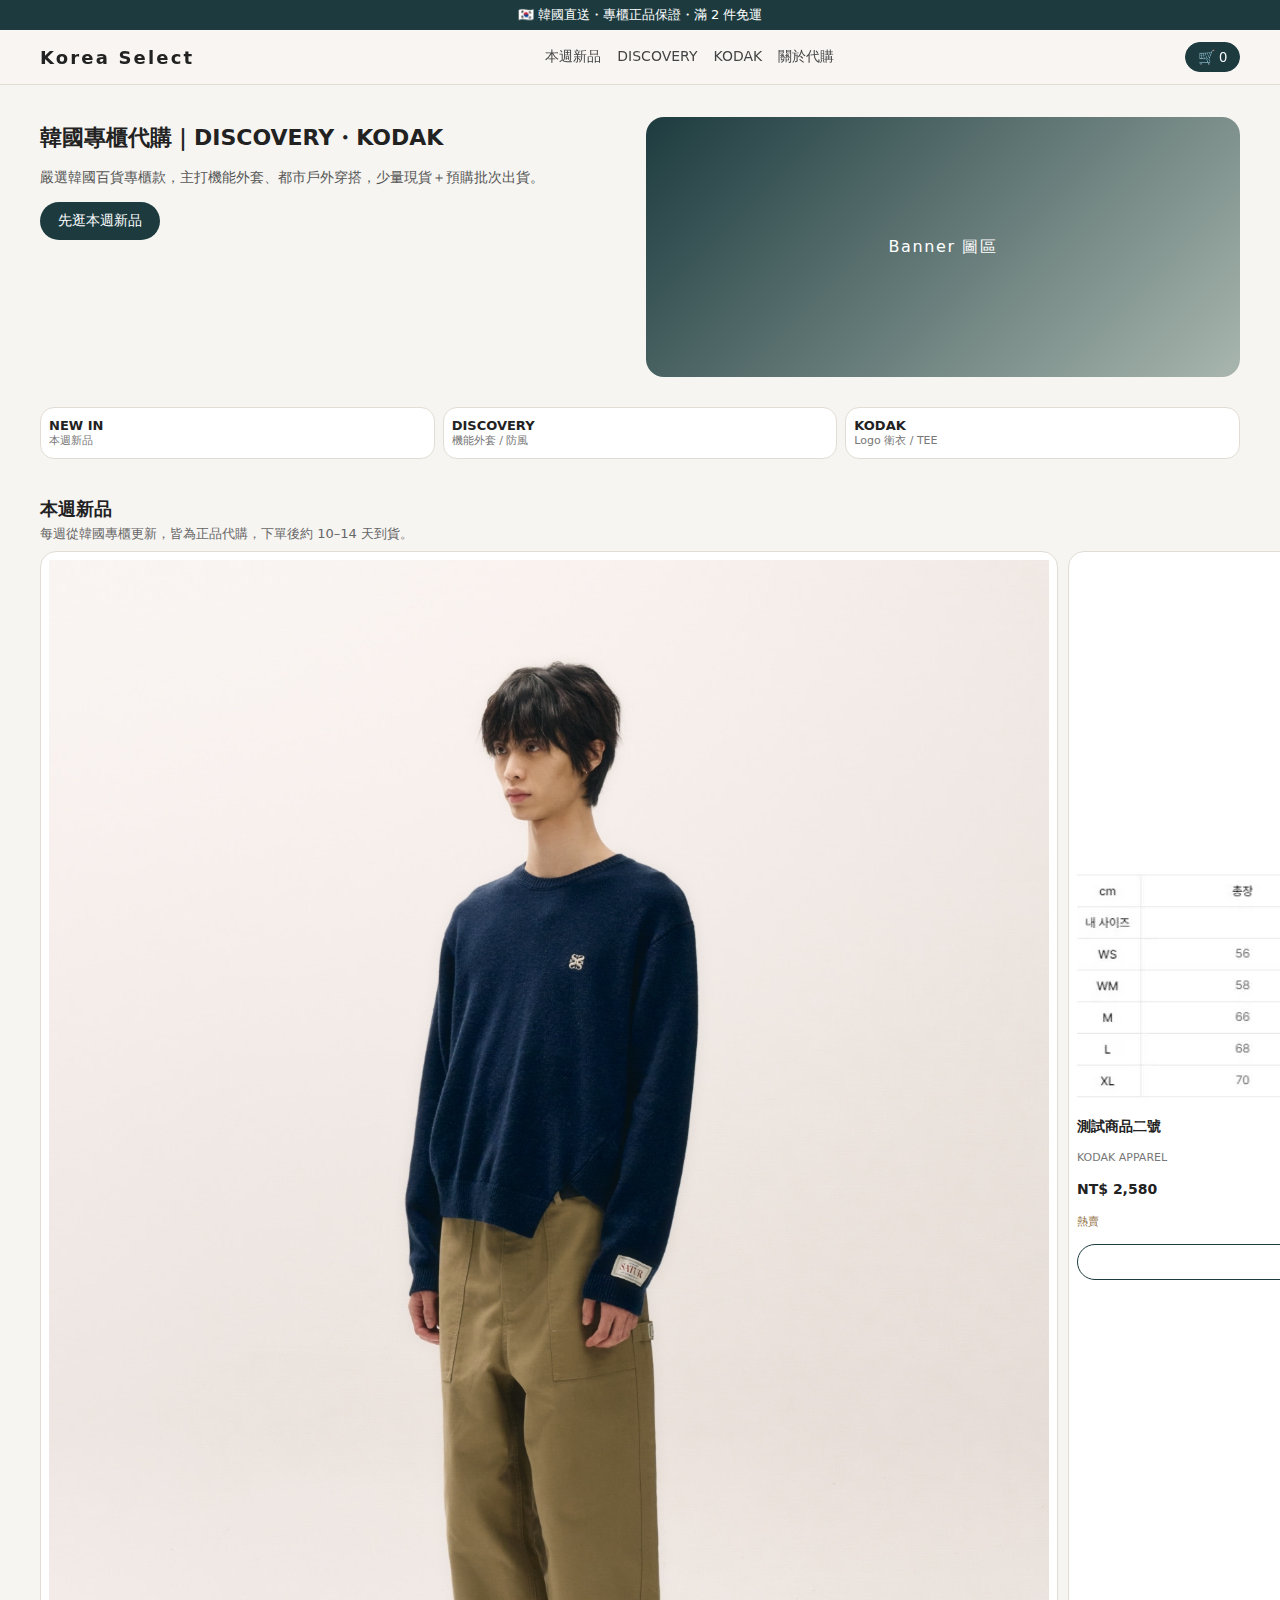
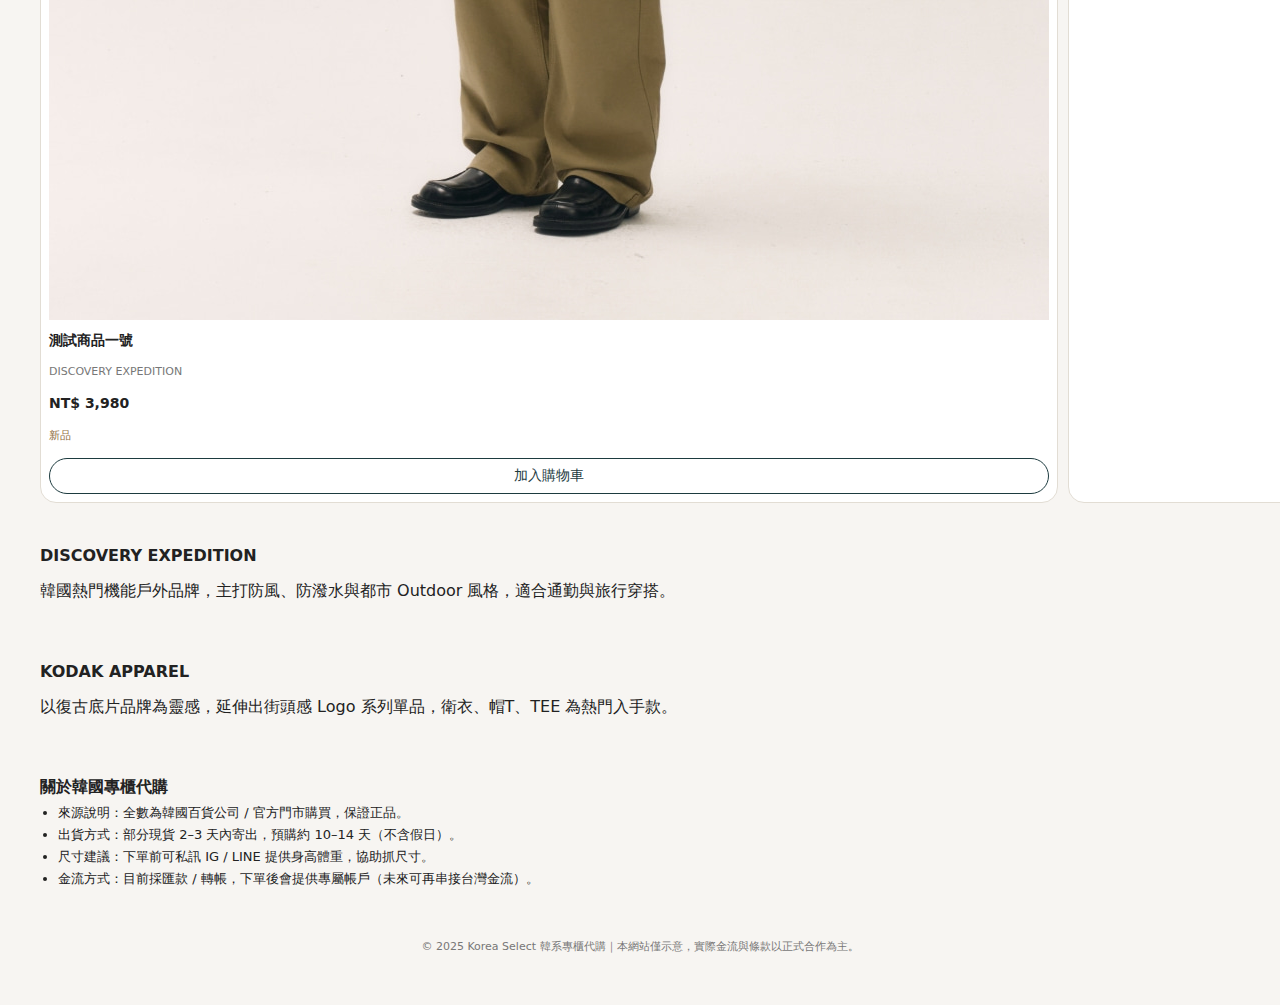
<file: index.html>
<!DOCTYPE html>
<html lang="zh-Hant">
<head>
  <meta charset="UTF-8" />
  <title>Korea Select｜韓國專櫃服飾代購</title>
  <meta name="viewport" content="width=device-width, initial-scale=1" />
  <meta name="description" content="主打韓國專櫃品牌 DISCOVERY、KODAK 等機能服飾代購，韓國直送、保證正品。">
  <link rel="stylesheet" href="styles.css" />
  <script src="https://identity.netlify.com/v1/netlify-identity-widget.js"></script>
</head>
<body>
  <!-- 頂部公告列 -->
  <div class="top-bar">
    <span>🇰🇷 韓國直送・專櫃正品保證・滿 2 件免運</span>
  </div>

  <!-- 導覽列 -->
  <header class="header">
    <div class="logo">Korea Select</div>
    <nav class="nav">
      <a href="#new">本週新品</a>
      <a href="#discovery">DISCOVERY</a>
      <a href="#kodak">KODAK</a>
      <a href="#about">關於代購</a>
    </nav>
    <button class="cart-btn" id="openCartBtn">
      🛒 <span id="cartCount">0</span>
    </button>
  </header>

  <!-- Hero Banner -->
  <section class="hero">
    <div class="hero-content">
      <h1>韓國專櫃代購｜DISCOVERY・KODAK</h1>
      <p>嚴選韓國百貨專櫃款，主打機能外套、都市戶外穿搭，少量現貨＋預購批次出貨。</p>
      <a href="#new" class="btn-primary">先逛本週新品</a>
    </div>
    <div class="hero-image">
      <!-- 之後換成實際模特穿搭圖 -->
      <div class="hero-placeholder">Banner 圖區</div>
    </div>
  </section>

  <!-- 分類捷徑 -->
  <section class="category-shortcut">
    <a href="#new" class="category-card">
      <span>NEW IN</span>
      <small>本週新品</small>
    </a>
    <a href="#discovery" class="category-card">
      <span>DISCOVERY</span>
      <small>機能外套 / 防風</small>
    </a>
    <a href="#kodak" class="category-card">
      <span>KODAK</span>
      <small>Logo 衛衣 / TEE</small>
    </a>
  </section>

<!-- 商品區：本週新品 -->
<section class="product-section" id="new">
  <div class="section-header">
    <h2>本週新品</h2>
    <p>每週從韓國專櫃更新，皆為正品代購，下單後約 10–14 天到貨。</p>
  </div>
  
  <!-- 只要這一層就好，加上 id 讓 JS 抓得到 -->
  <div class="product-grid" id="productGrid">
    <p style="grid-column: 1/-1; text-align:center; color:#888;">正在載入最新商品...</p>
  </div>
</section>


  </section>

  <!-- 簡單品牌區塊：DISCOVERY / KODAK -->
  <section class="brand-section" id="discovery">
    <h2>DISCOVERY EXPEDITION</h2>
    <p>韓國熱門機能戶外品牌，主打防風、防潑水與都市 Outdoor 風格，適合通勤與旅行穿搭。</p>
  </section>

  <section class="brand-section" id="kodak">
    <h2>KODAK APPAREL</h2>
    <p>以復古底片品牌為靈感，延伸出街頭感 Logo 系列單品，衛衣、帽T、TEE 為熱門入手款。</p>
  </section>

  <!-- 關於代購說明 -->
  <section class="about-section" id="about">
    <h2>關於韓國專櫃代購</h2>
    <ul>
      <li>來源說明：全數為韓國百貨公司 / 官方門市購買，保證正品。</li>
      <li>出貨方式：部分現貨 2–3 天內寄出，預購約 10–14 天（不含假日）。</li>
      <li>尺寸建議：下單前可私訊 IG / LINE 提供身高體重，協助抓尺寸。</li>
      <li>金流方式：目前採匯款 / 轉帳，下單後會提供專屬帳戶（未來可再串接台灣金流）。</li>
    </ul>
  </section>

  <!-- 購物車側邊欄 -->
  <aside class="cart-panel" id="cartPanel">
    <div class="cart-header">
      <h3>購物車</h3>
      <button id="closeCartBtn">✕</button>
    </div>
    <div class="cart-body">
      <ul id="cartItems"></ul>
      <div class="cart-summary">
        <p>小計：<span id="cartTotal">NT$ 0</span></p>
        <small>此為示意頁，實際付款流程可與台灣金流廠商合作串接。</small>
      </div>
      <button class="btn-primary" id="checkoutBtn">前往下單（示意）</button>
    </div>
  </aside>

  <!-- 遮罩 -->
  <div class="backdrop" id="backdrop"></div>

  <!-- Footer -->
  <footer class="footer">
    <p>© 2025 Korea Select 韓系專櫃代購｜本網站僅示意，實際金流與條款以正式合作為主。</p>
  </footer>

  <script src="app.js"></script>
</body>
</html>
</file>
<file: styles.css>
/* styles.css */

/* 全站基礎設定 */
*,
*::before,
*::after {
  box-sizing: border-box;
}

body {
  margin: 0;
  font-family: -apple-system, BlinkMacSystemFont, "Noto Sans TC", system-ui, sans-serif;
  background-color: #f7f5f2;
  color: #222;
}

/* 顶部公告 */
.top-bar {
  background-color: #1d3b3f;
  color: #fefefe;
  text-align: center;
  padding: 6px 10px;
  font-size: 13px;
}

/* Header */
.header {
  position: sticky;
  top: 0;
  z-index: 20;
  display: flex;
  align-items: center;
  justify-content: space-between;
  padding: 10px 14px;
  background-color: #f7f5f2cc;
  backdrop-filter: blur(10px);
  border-bottom: 1px solid #e2ddd4;
}

.logo {
  font-weight: 700;
  letter-spacing: 0.12em;
  font-size: 18px;
}

.nav {
  display: none; /* 手機預設隱藏，桌機再打開 */
  gap: 16px;
}

.nav a {
  text-decoration: none;
  color: #444;
  font-size: 14px;
}

.cart-btn {
  border: 1px solid #1d3b3f;
  background: #1d3b3f;
  color: #fff;
  border-radius: 999px;
  padding: 6px 12px;
  font-size: 14px;
  cursor: pointer;
}

/* Hero */
.hero {
  display: flex;
  flex-direction: column;
  padding: 18px 14px 10px;
  gap: 12px;
}

.hero-content h1 {
  font-size: 22px;
  margin: 6px 0;
}

.hero-content p {
  font-size: 14px;
  line-height: 1.5;
  color: #555;
}

.hero-image {
  width: 100%;
}

.hero-placeholder {
  background: linear-gradient(135deg, #1d3b3f, #a8b6ae);
  border-radius: 18px;
  height: 180px;
  color: #fff;
  display: flex;
  align-items: center;
  justify-content: center;
  letter-spacing: 0.1em;
}

/* Button 樣式 */
.btn-primary {
  display: inline-block;
  padding: 10px 18px;
  border-radius: 999px;
  background-color: #1d3b3f;
  color: #fff;
  font-size: 14px;
  text-decoration: none;
  border: none;
  cursor: pointer;
}

.btn-outline {
  display: inline-block;
  padding: 8px 14px;
  border-radius: 999px;
  border: 1px solid #1d3b3f;
  background-color: #fff;
  color: #1d3b3f;
  font-size: 14px;
  cursor: pointer;
}

/* 分類捷徑 */
.category-shortcut {
  display: grid;
  grid-template-columns: repeat(3, 1fr);
  gap: 8px;
  padding: 0 14px 10px;
}

.category-card {
  background-color: #fff;
  border-radius: 14px;
  padding: 10px 8px;
  text-align: left;
  text-decoration: none;
  color: #222;
  border: 1px solid #e2ddd4;
}

.category-card span {
  display: block;
  font-weight: 600;
  font-size: 13px;
}

.category-card small {
  display: block;
  font-size: 11px;
  color: #777;
}

/* 商品區 */
.product-section {
  padding: 10px 14px 20px;
}

.section-header h2 {
  font-size: 18px;
  margin: 8px 0 4px;
}

.section-header p {
  font-size: 13px;
  color: #666;
  margin: 0 0 8px;
}

.product-grid {
  display: grid;
  grid-template-columns: repeat(2, 1fr);
  gap: 10px;
}

.product-card {
  background-color: #fff;
  border-radius: 16px;
  padding: 8px;
  border: 1px solid #e2ddd4;
  display: flex;
  flex-direction: column;
  gap: 4px;
}

.product-img.placeholder {
  height: 120px;
  border-radius: 12px;
  background: #d7d2c8;
  display: flex;
  align-items: center;
  justify-content: center;
  font-size: 12px;
  color: #555;
}

.product-card h3 {
  font-size: 14px;
  margin: 4px 0 0;
}

.product-brand {
  font-size: 11px;
  color: #777;
}

.product-price {
  font-size: 14px;
  font-weight: 600;
  margin: 2px 0;
}

.product-tag {
  font-size: 11px;
  color: #916f41;
}

/* 品牌 / 關於區塊 */
.brand-section,
.about-section {
  padding: 14px 14px 18px;
}

.brand-section h2,
.about-section h2 {
  font-size: 16px;
  margin-bottom: 6px;
}

.about-section ul {
  padding-left: 18px;
  margin: 0;
}

.about-section li {
  font-size: 13px;
  margin-bottom: 4px;
}

/* 購物車側邊欄 */
.cart-panel {
  position: fixed;
  top: 0;
  right: -100%;
  width: 80%;
  max-width: 360px;
  height: 100vh;
  background-color: #fff;
  box-shadow: -4px 0 16px rgba(0, 0, 0, 0.12);
  z-index: 50;
  display: flex;
  flex-direction: column;
  transition: right 0.3s ease;
}

.cart-panel.open {
  right: 0;
}

.cart-header {
  padding: 12px 14px;
  border-bottom: 1px solid #eee;
  display: flex;
  align-items: center;
  justify-content: space-between;
}

.cart-body {
  flex: 1;
  display: flex;
  flex-direction: column;
  padding: 10px 14px;
}

#cartItems {
  list-style: none;
  padding: 0;
  margin: 0;
  flex: 1;
  overflow-y: auto;
}

.cart-item {
  display: flex;
  justify-content: space-between;
  align-items: center;
  font-size: 13px;
  padding: 6px 0;
  border-bottom: 1px solid #f0f0f0;
}

.cart-summary {
  border-top: 1px solid #eee;
  padding-top: 8px;
  font-size: 13px;
}

.cart-summary small {
  display: block;
  color: #777;
  margin-bottom: 8px;
}

.backdrop {
  position: fixed;
  inset: 0;
  background-color: rgba(0,0,0,0.25);
  z-index: 40;
  opacity: 0;
  pointer-events: none;
  transition: opacity 0.3s ease;
}

.backdrop.show {
  opacity: 1;
  pointer-events: auto;
}

/* Footer */
.footer {
  text-align: center;
  padding: 16px 14px 40px;
  font-size: 11px;
  color: #777;
}

/* 桌機版調整 */
@media (min-width: 960px) {
  .header {
    padding: 12px 40px;
  }

  .nav {
    display: flex;
  }

  .hero {
    flex-direction: row;
    padding: 32px 40px 20px;
  }

  .hero-content {
    flex: 1;
  }

  .hero-image {
    flex: 1;
  }

  .hero-placeholder {
    height: 260px;
  }

  .category-shortcut,
  .product-section,
  .brand-section,
  .about-section {
    padding: 10px 40px 20px;
  }

  .product-grid {
    grid-template-columns: repeat(4, 1fr);
  }
}
</file>
